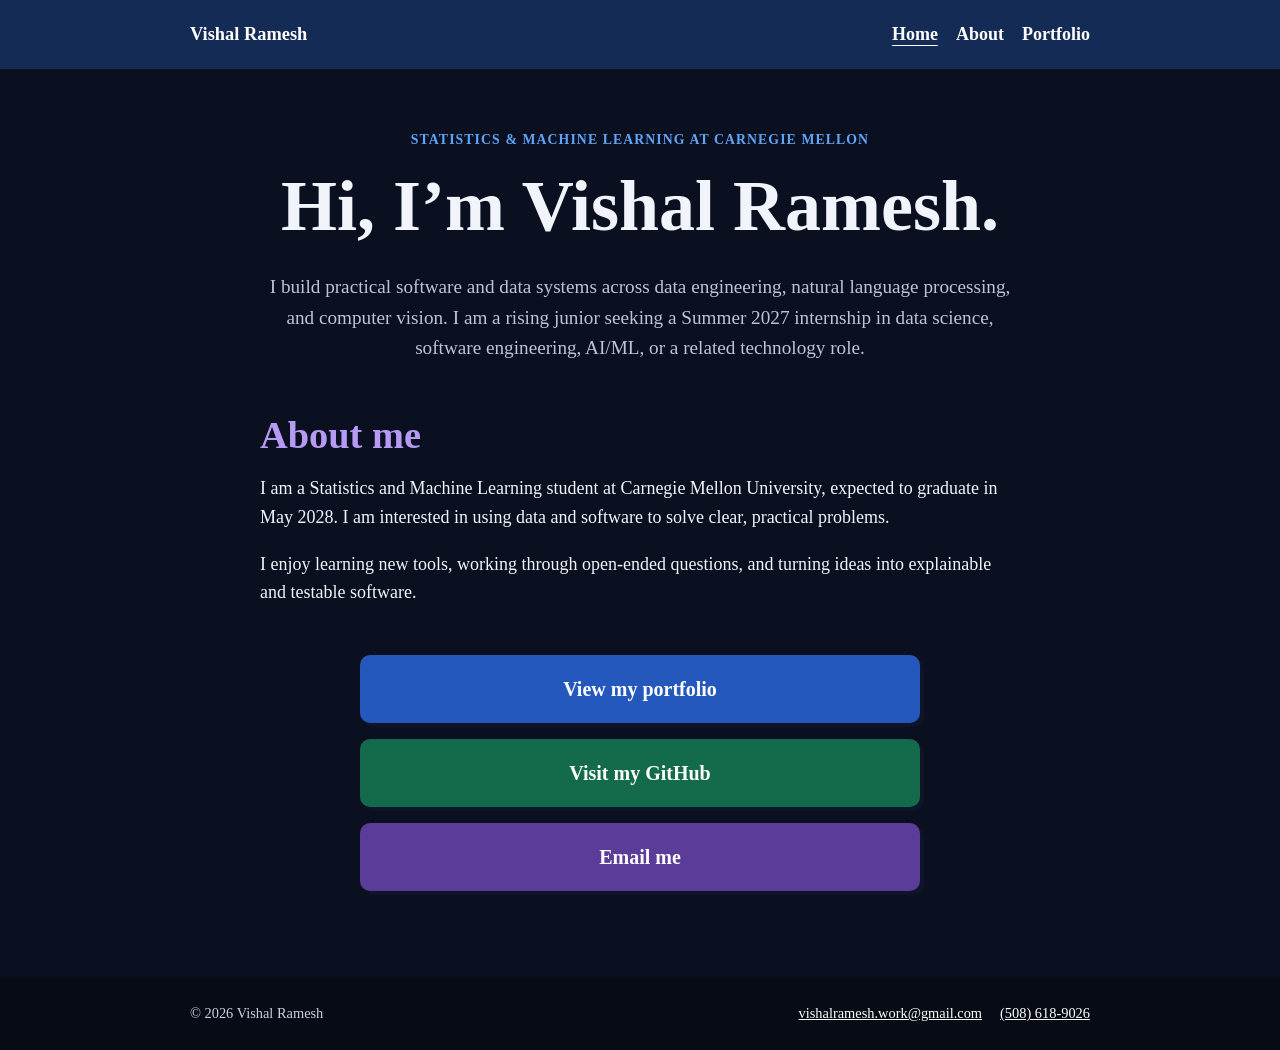
<file: index.html>
<!DOCTYPE html>
<html lang="en">
<head>
  <meta charset="UTF-8">
  <meta name="viewport" content="width=device-width, initial-scale=1.0">
  <meta name="description" content="Portfolio of Vishal Ramesh, a Carnegie Mellon Statistics and Machine Learning student working in data science, software engineering, NLP, and computer vision.">
  <title>Vishal Ramesh | Home</title>
  <link rel="stylesheet" href="styles.css">
</head>
<body>
  <!-- Edit the same navigation links in index.html, about.html, and portfolio.html. -->
  <header class="site-header">
    <nav class="nav container" aria-label="Primary navigation">
      <a class="brand" href="index.html">Vishal Ramesh</a>
      <ul class="nav-links">
        <li><a class="active" aria-current="page" href="index.html">Home</a></li>
        <li><a href="about.html">About</a></li>
        <li><a href="portfolio.html">Portfolio</a></li>
      </ul>
    </nav>
  </header>

  <!-- The Home page is intentionally one simple content column. -->
  <main class="simple-home container">
    <p class="eyebrow">Statistics &amp; Machine Learning at Carnegie Mellon</p>
    <h1>Hi, I&rsquo;m Vishal Ramesh.</h1>
    <p class="lead">I build practical software and data systems across data engineering, natural language processing, and computer vision. I am a rising junior seeking a Summer 2027 internship in data science, software engineering, AI/ML, or a related technology role.</p>

    <!-- Keep this About section to one or two short paragraphs. -->
    <div class="home-about">
      <h2>About me</h2>
      <p>I am a Statistics and Machine Learning student at Carnegie Mellon University, expected to graduate in May 2028. I am interested in using data and software to solve clear, practical problems.</p>
      <p>I enjoy learning new tools, working through open-ended questions, and turning ideas into explainable and testable software.</p>
    </div>

    <!-- These large links follow the simple style of the NFL quarterbacks page. -->
    <nav class="home-links" aria-label="Portfolio and contact links">
      <a class="home-link home-link-blue" href="portfolio.html">View my portfolio</a>
      <a class="home-link home-link-green" href="https://github.com/vishalr302" target="_blank" rel="noreferrer">Visit my GitHub</a>
      <a class="home-link home-link-purple" href="mailto:vishalramesh.work@gmail.com">Email me</a>
    </nav>
  </main>

  <footer class="site-footer">
    <div class="container footer-inner">
      <p>&copy; 2026 Vishal Ramesh</p>
      <ul class="inline-links">
        <li><a href="mailto:vishalramesh.work@gmail.com">vishalramesh.work@gmail.com</a></li>
        <li><a href="tel:+15086189026">(508) 618-9026</a></li>
      </ul>
    </div>
  </footer>
</body>
</html>
</file>
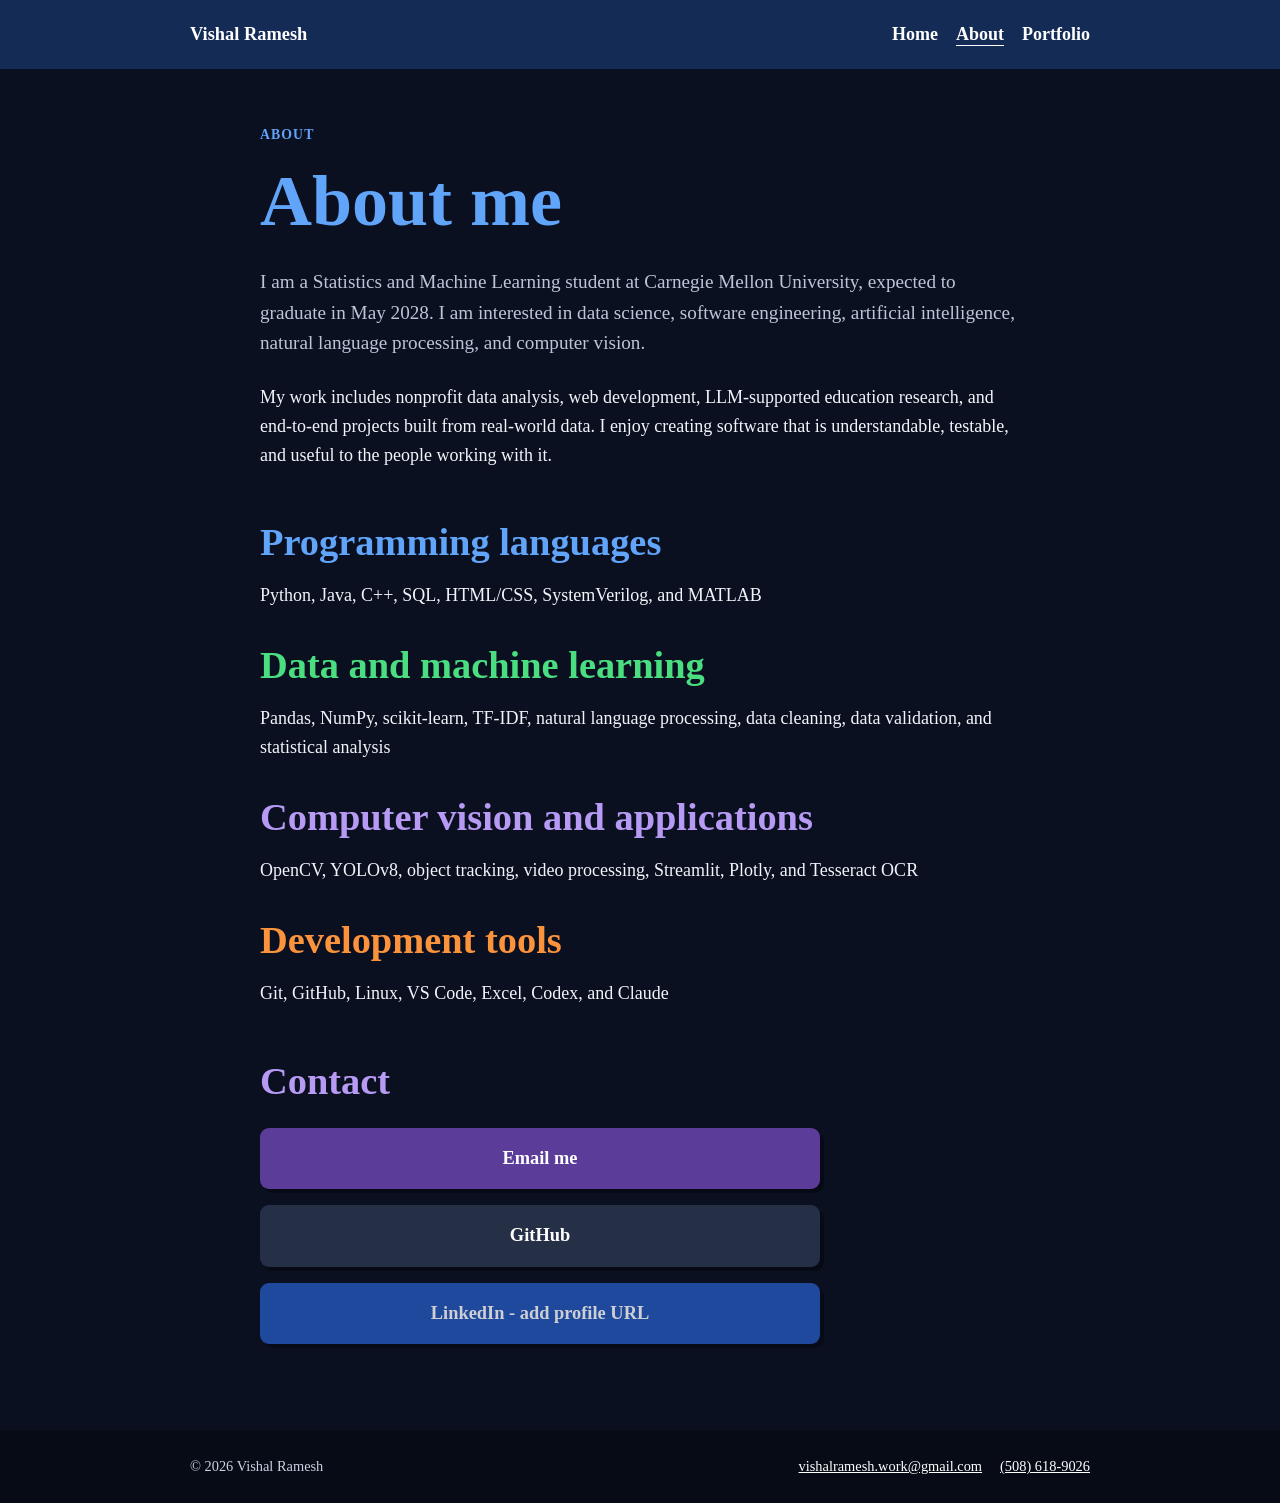
<file: about.html>
<!DOCTYPE html>
<html lang="en">
<head>
  <meta charset="UTF-8">
  <meta name="viewport" content="width=device-width, initial-scale=1.0">
  <meta name="description" content="About Vishal Ramesh, including skills, technologies, and contact information.">
  <title>Vishal Ramesh | About</title>
  <link rel="stylesheet" href="styles.css">
</head>
<body>
  <!-- Edit the same navigation links in index.html, about.html, and portfolio.html. -->
  <header class="site-header">
    <nav class="nav container" aria-label="Primary navigation">
      <a class="brand" href="index.html">Vishal Ramesh</a>
      <ul class="nav-links">
        <li><a href="index.html">Home</a></li>
        <li><a class="active" aria-current="page" href="about.html">About</a></li>
        <li><a href="portfolio.html">Portfolio</a></li>
      </ul>
    </nav>
  </header>

  <main class="about-page container">
    <p class="eyebrow">About</p>
    <h1>About me</h1>
    <p class="lead">I am a Statistics and Machine Learning student at Carnegie Mellon University, expected to graduate in May 2028. I am interested in data science, software engineering, artificial intelligence, natural language processing, and computer vision.</p>
    <p>My work includes nonprofit data analysis, web development, LLM-supported education research, and end-to-end projects built from real-world data. I enjoy creating software that is understandable, testable, and useful to the people working with it.</p>

    <!-- Add, change, or delete an entire skill group below. -->
    <div class="skills-list">
      <div class="skill-group skill-blue">
        <h2>Programming languages</h2>
        <p>Python, Java, C++, SQL, HTML/CSS, SystemVerilog, and MATLAB</p>
      </div>

      <div class="skill-group skill-green">
        <h2>Data and machine learning</h2>
        <p>Pandas, NumPy, scikit-learn, TF-IDF, natural language processing, data cleaning, data validation, and statistical analysis</p>
      </div>

      <div class="skill-group skill-purple">
        <h2>Computer vision and applications</h2>
        <p>OpenCV, YOLOv8, object tracking, video processing, Streamlit, Plotly, and Tesseract OCR</p>
      </div>

      <div class="skill-group skill-orange">
        <h2>Development tools</h2>
        <p>Git, GitHub, Linux, VS Code, Excel, Codex, and Claude</p>
      </div>
    </div>

    <h2 class="contact-heading">Contact</h2>
    <nav class="about-links" aria-label="Contact and profile links">
      <a class="about-link contact-email" href="mailto:vishalramesh.work@gmail.com">Email me</a>
      <a class="about-link contact-github" href="https://github.com/vishalr302" target="_blank" rel="noreferrer">GitHub</a>

      <!--
        LINKEDIN: Replace the span below with this link after adding your URL:
        <a class="about-link contact-linkedin" href="YOUR-LINKEDIN-URL" target="_blank" rel="noreferrer">LinkedIn</a>
      -->
      <span class="about-link contact-linkedin linkedin-placeholder">LinkedIn - add profile URL</span>
    </nav>
  </main>

  <footer class="site-footer">
    <div class="container footer-inner">
      <p>&copy; 2026 Vishal Ramesh</p>
      <ul class="inline-links">
        <li><a href="mailto:vishalramesh.work@gmail.com">vishalramesh.work@gmail.com</a></li>
        <li><a href="tel:+15086189026">(508) 618-9026</a></li>
      </ul>
    </div>
  </footer>
</body>
</html>
</file>
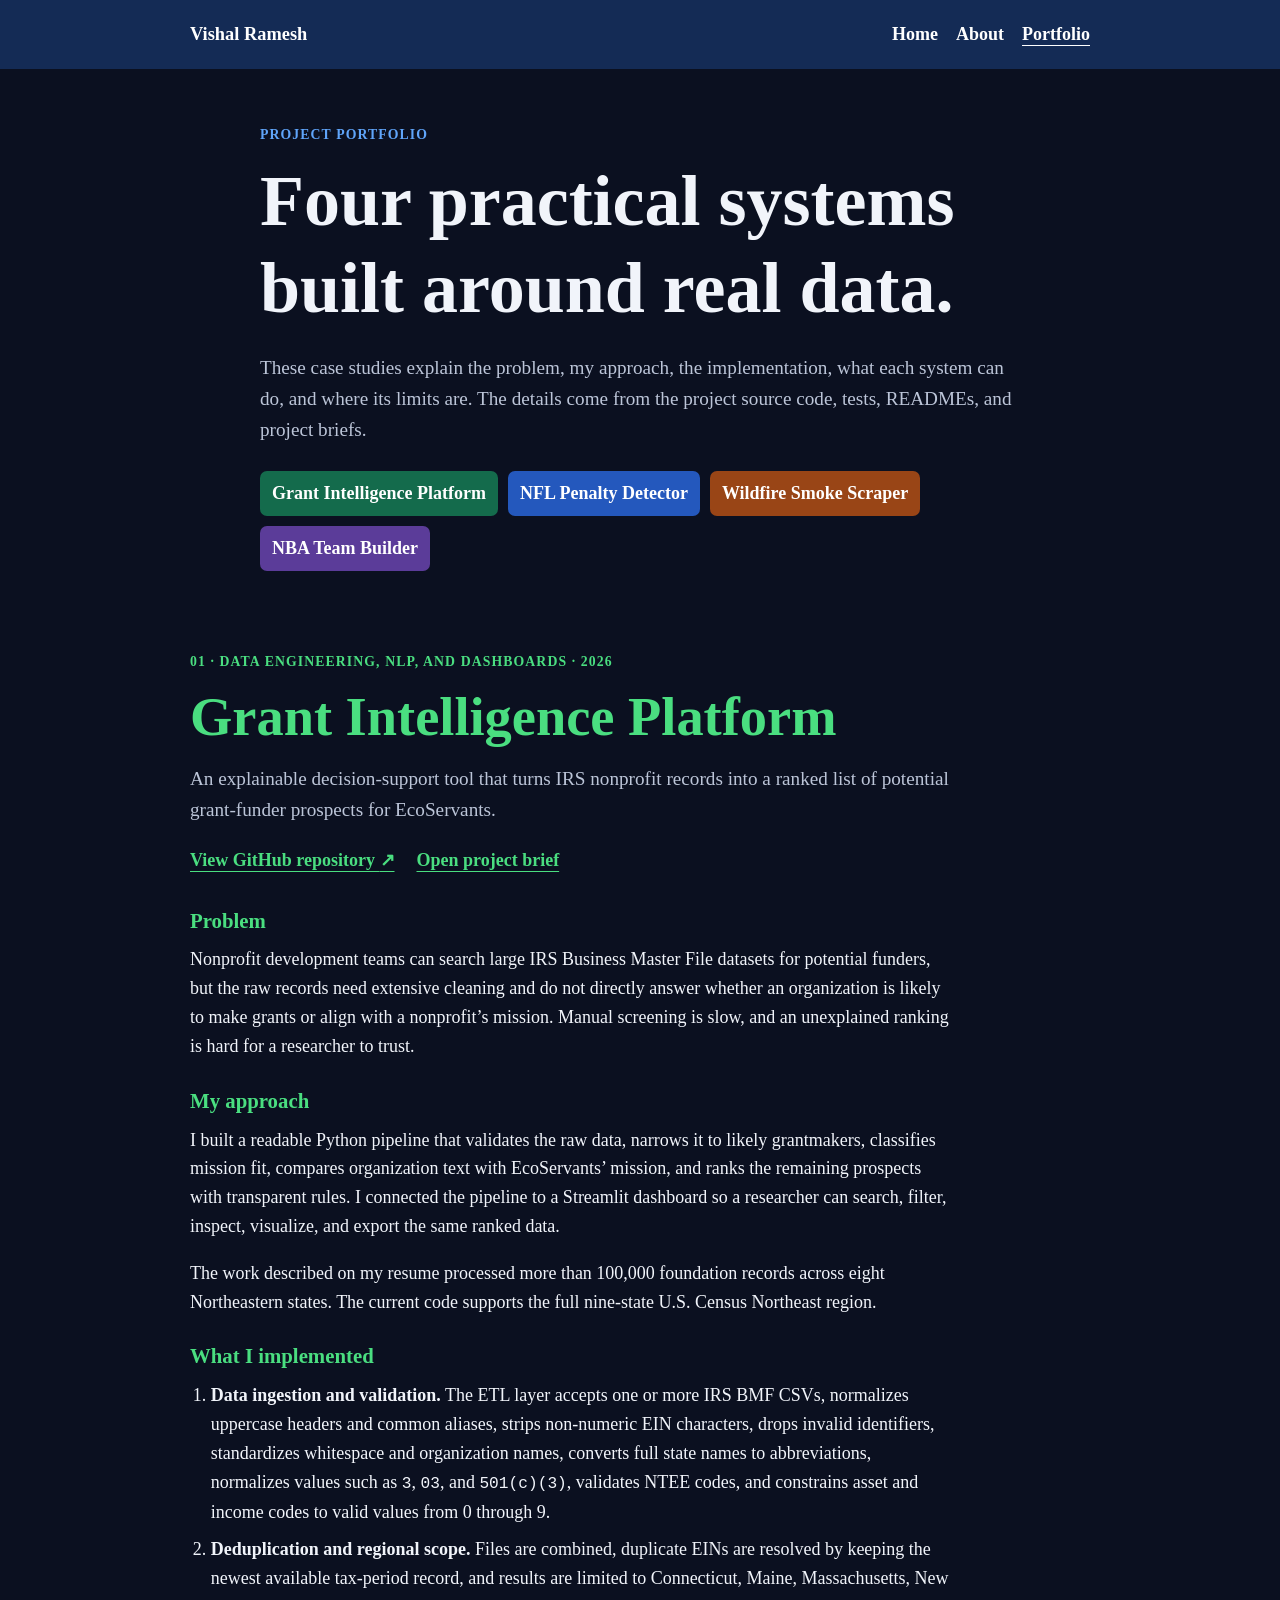
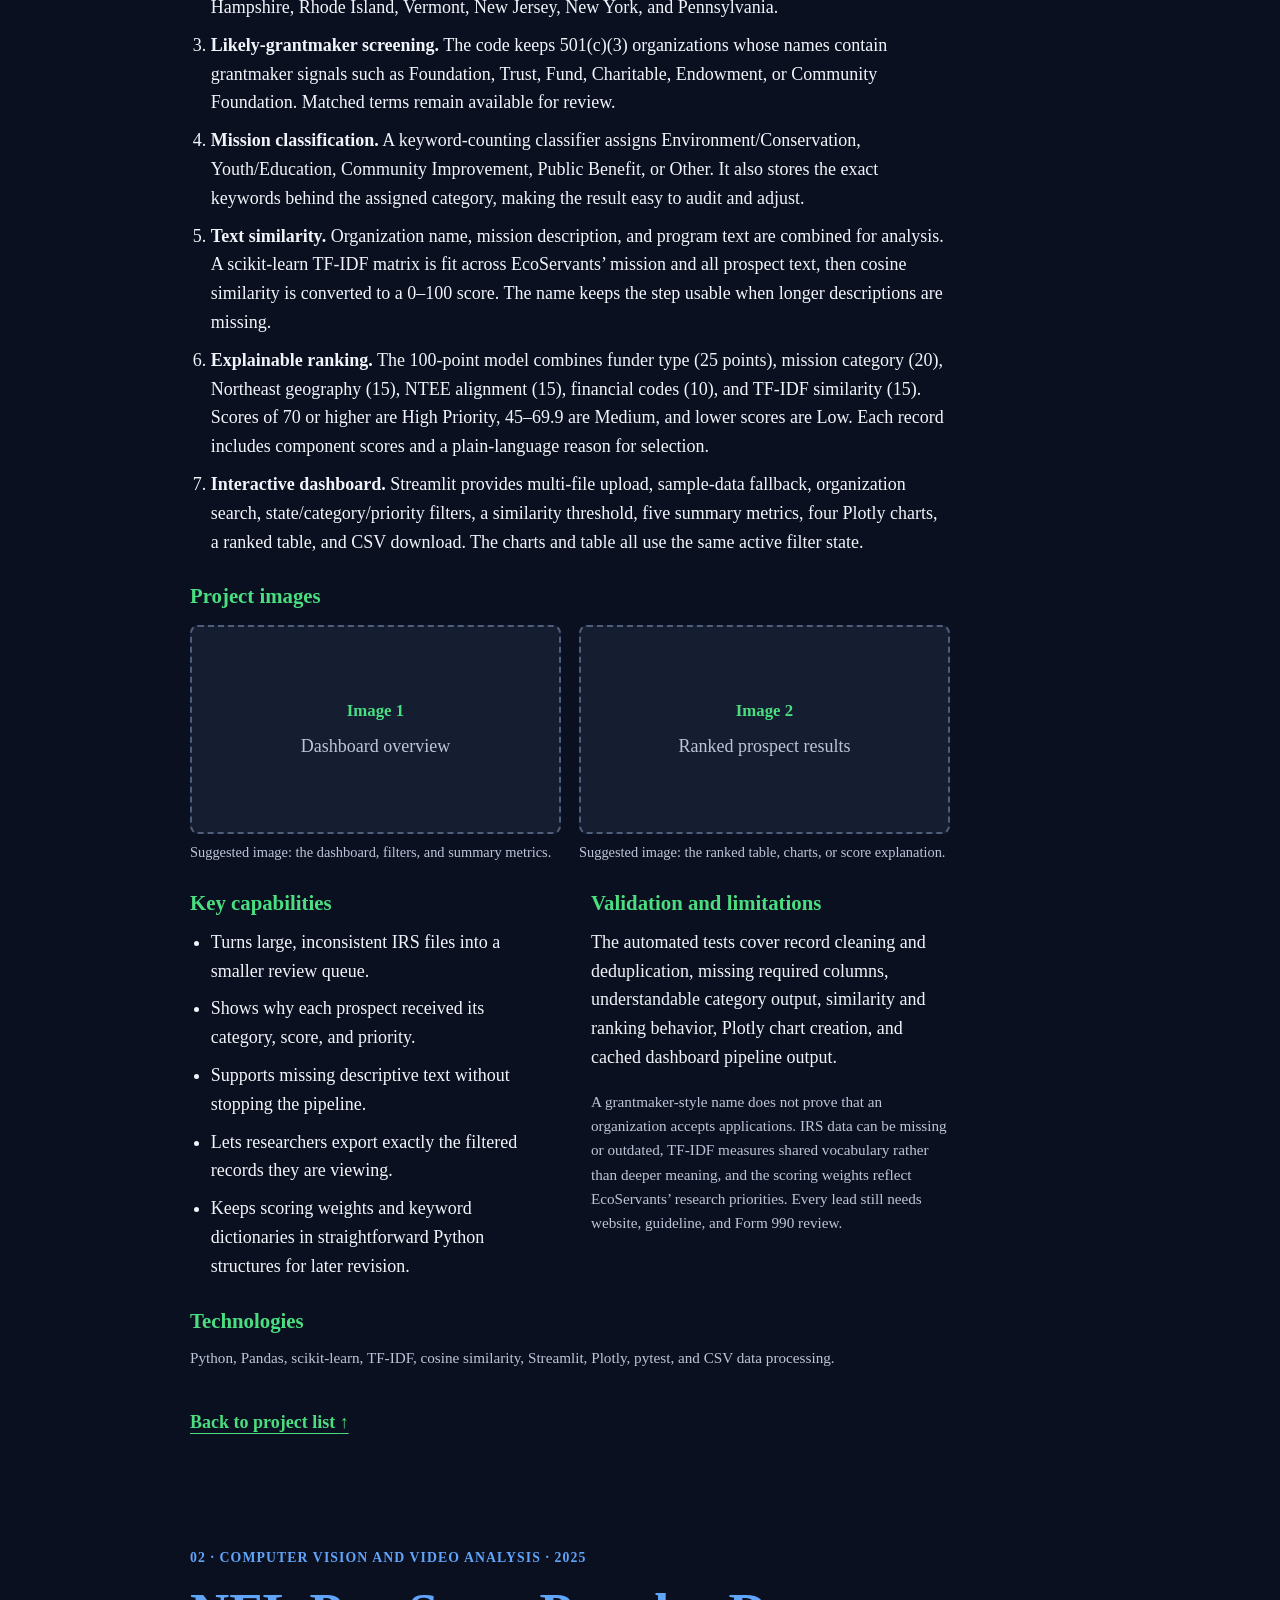
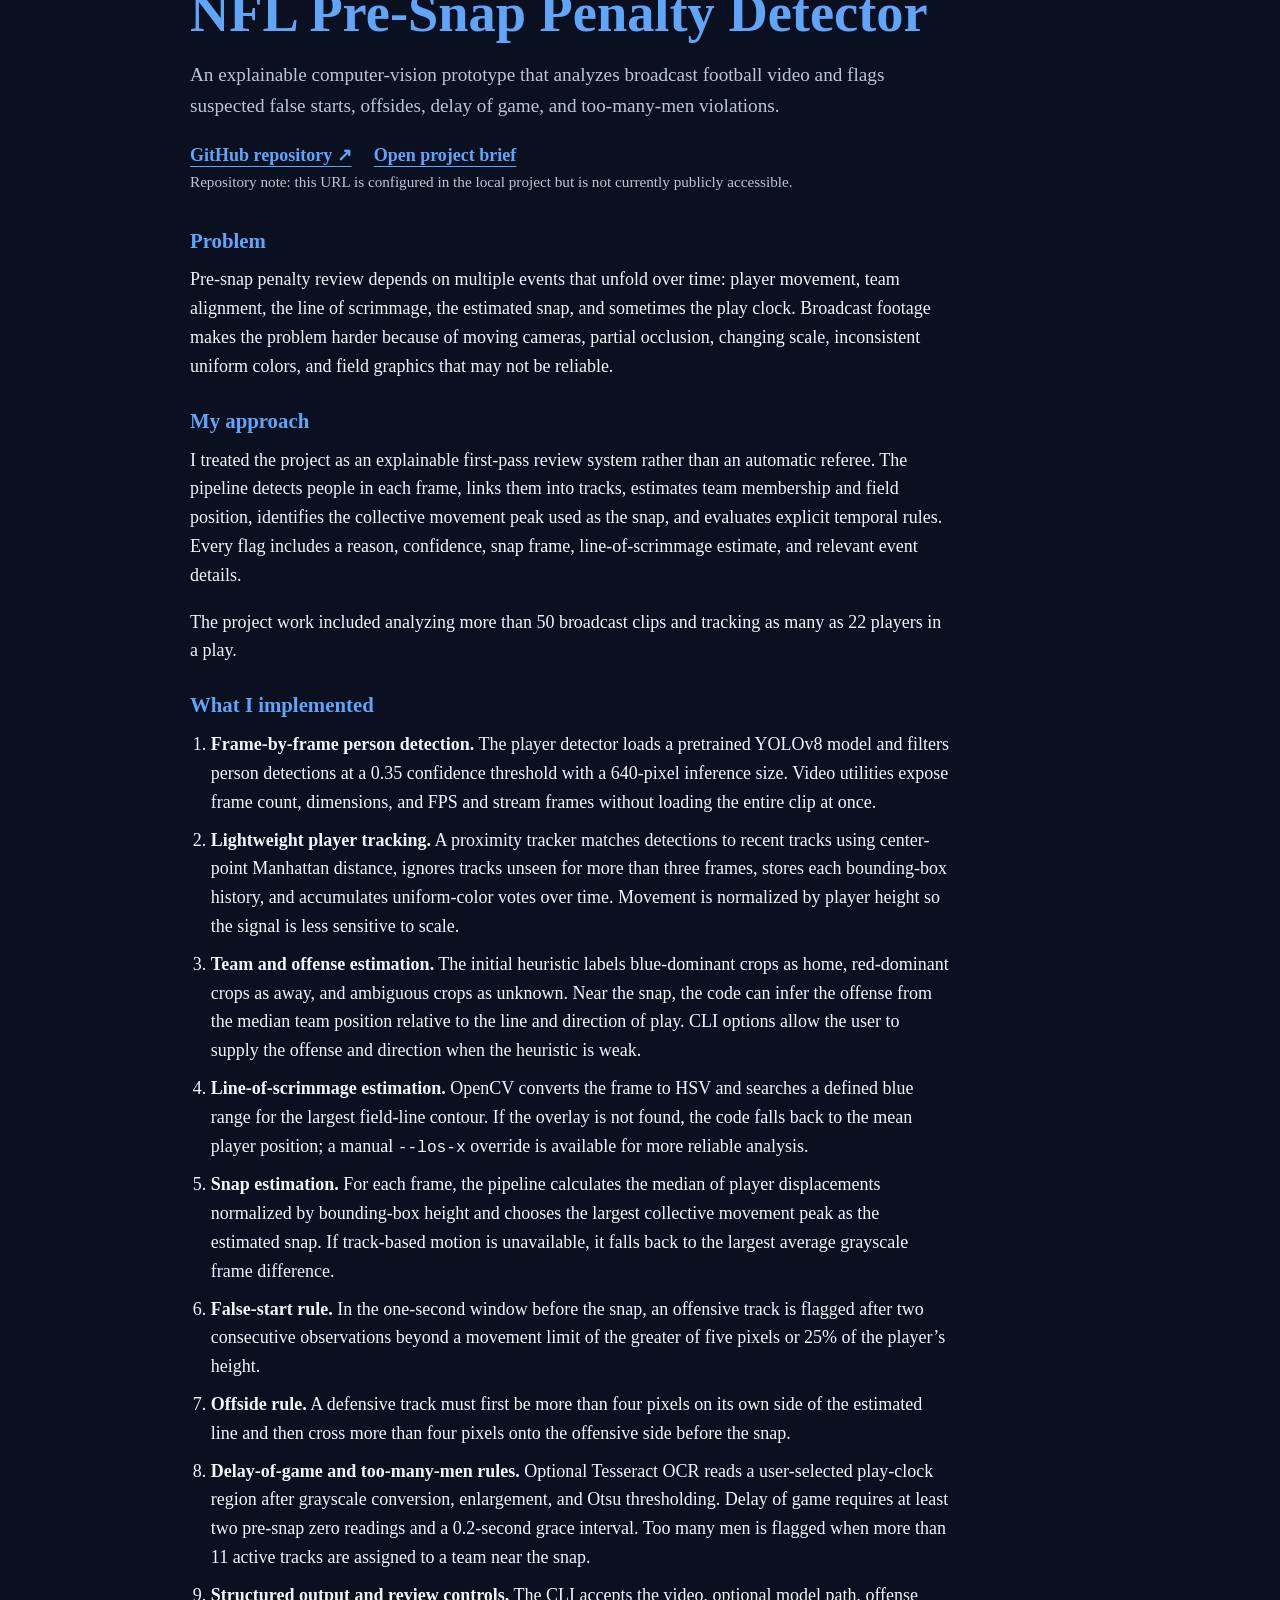
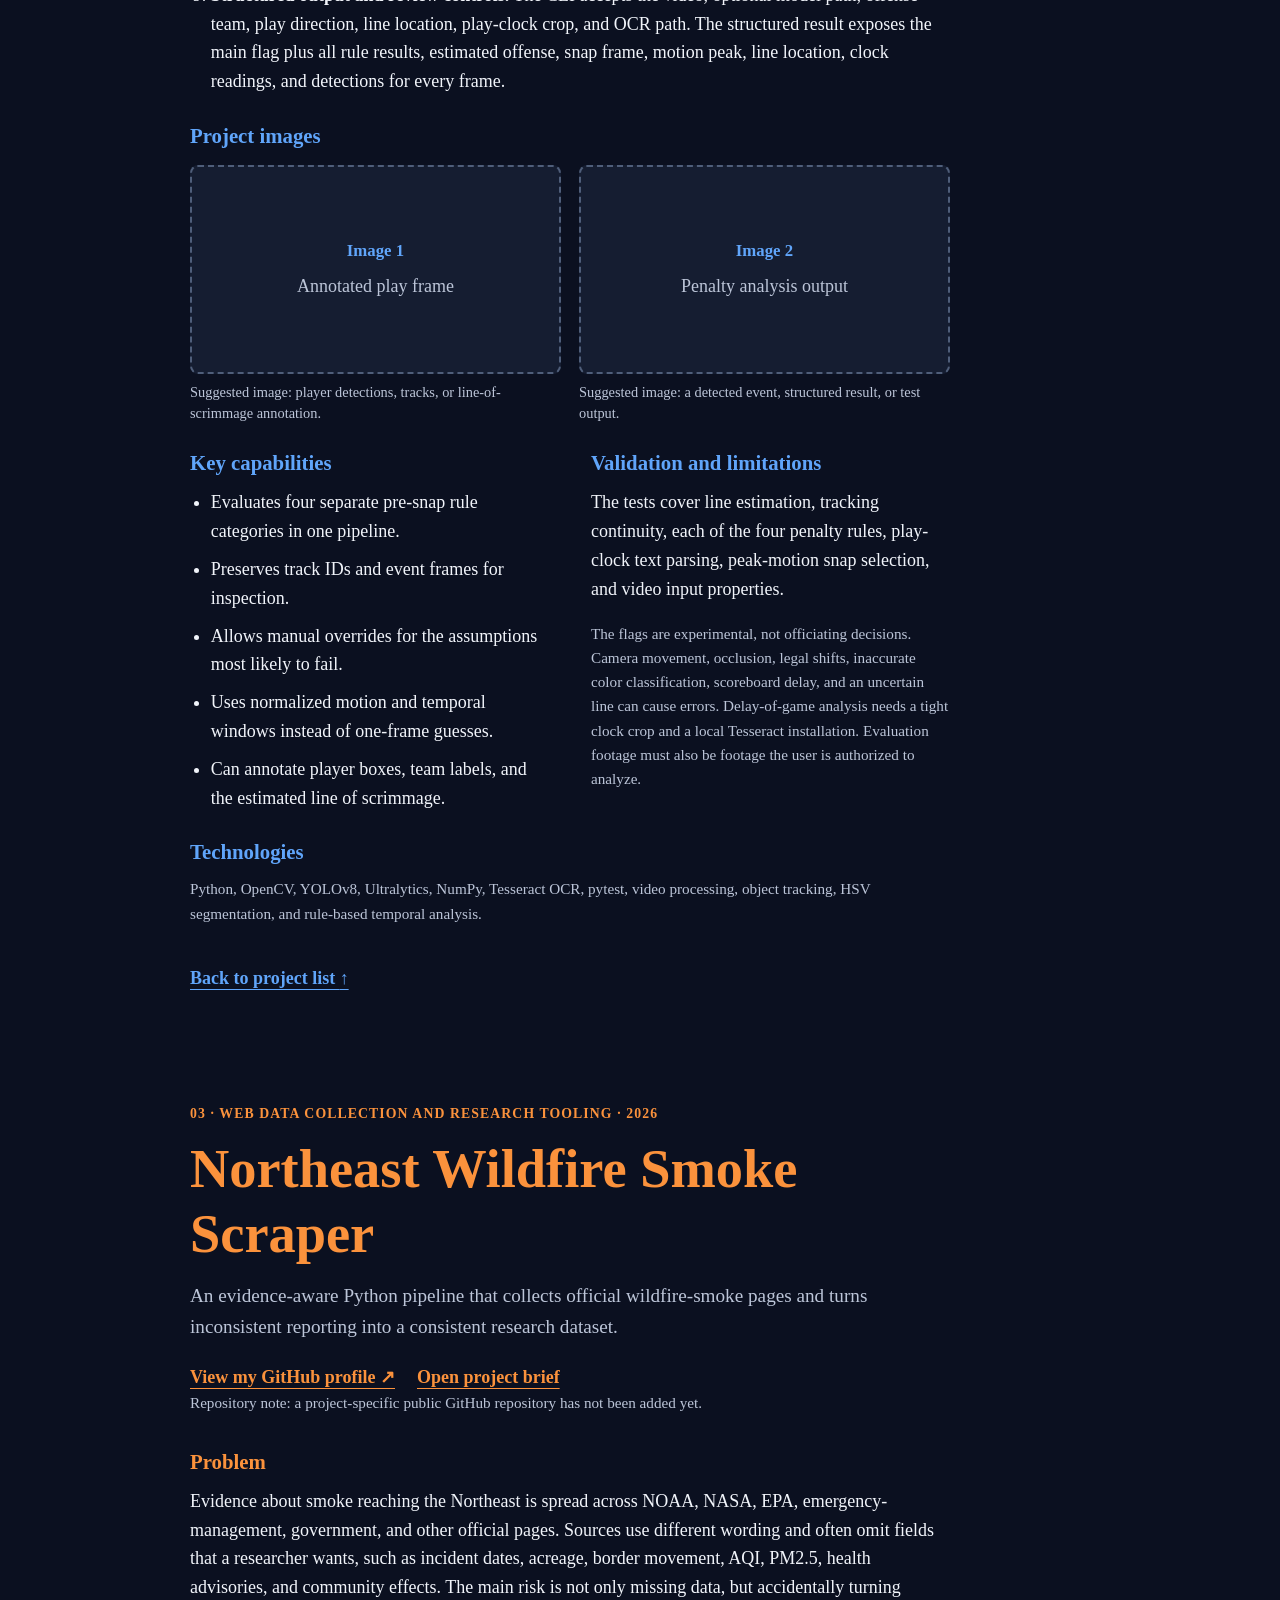
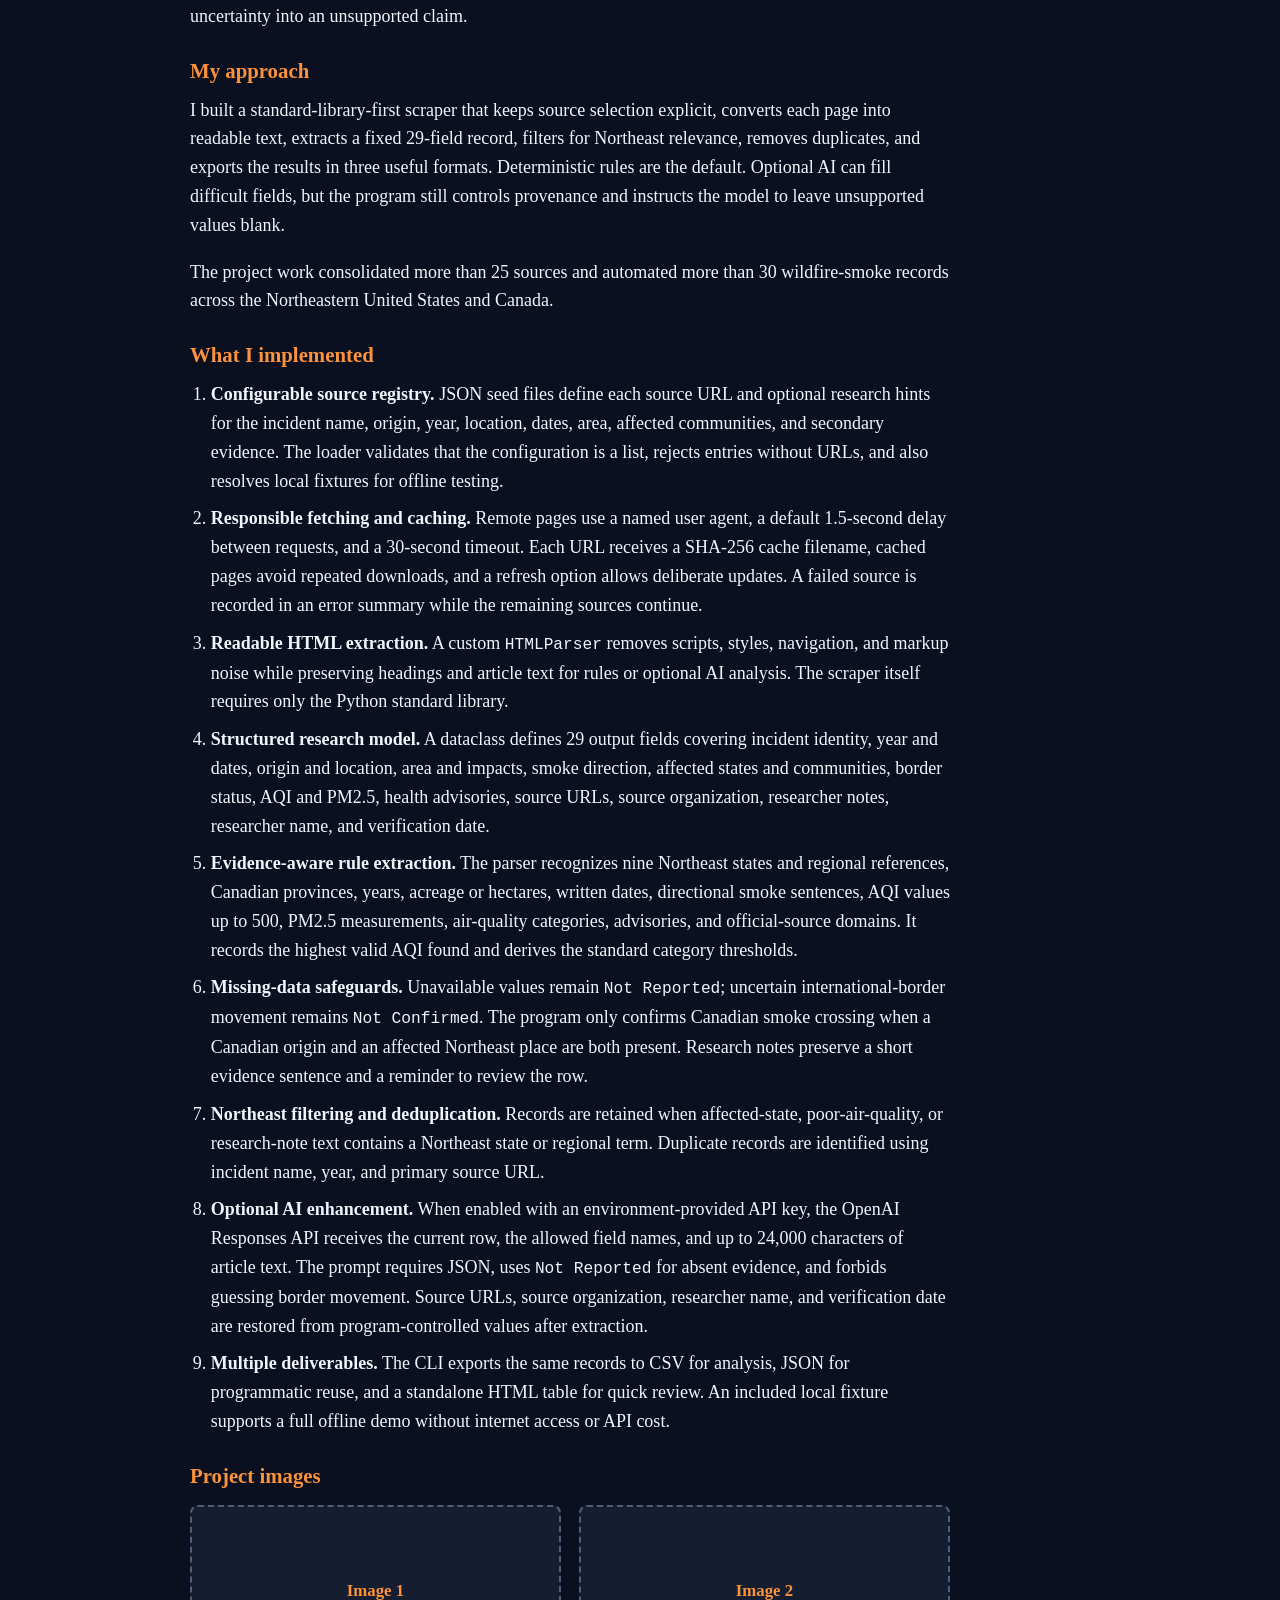
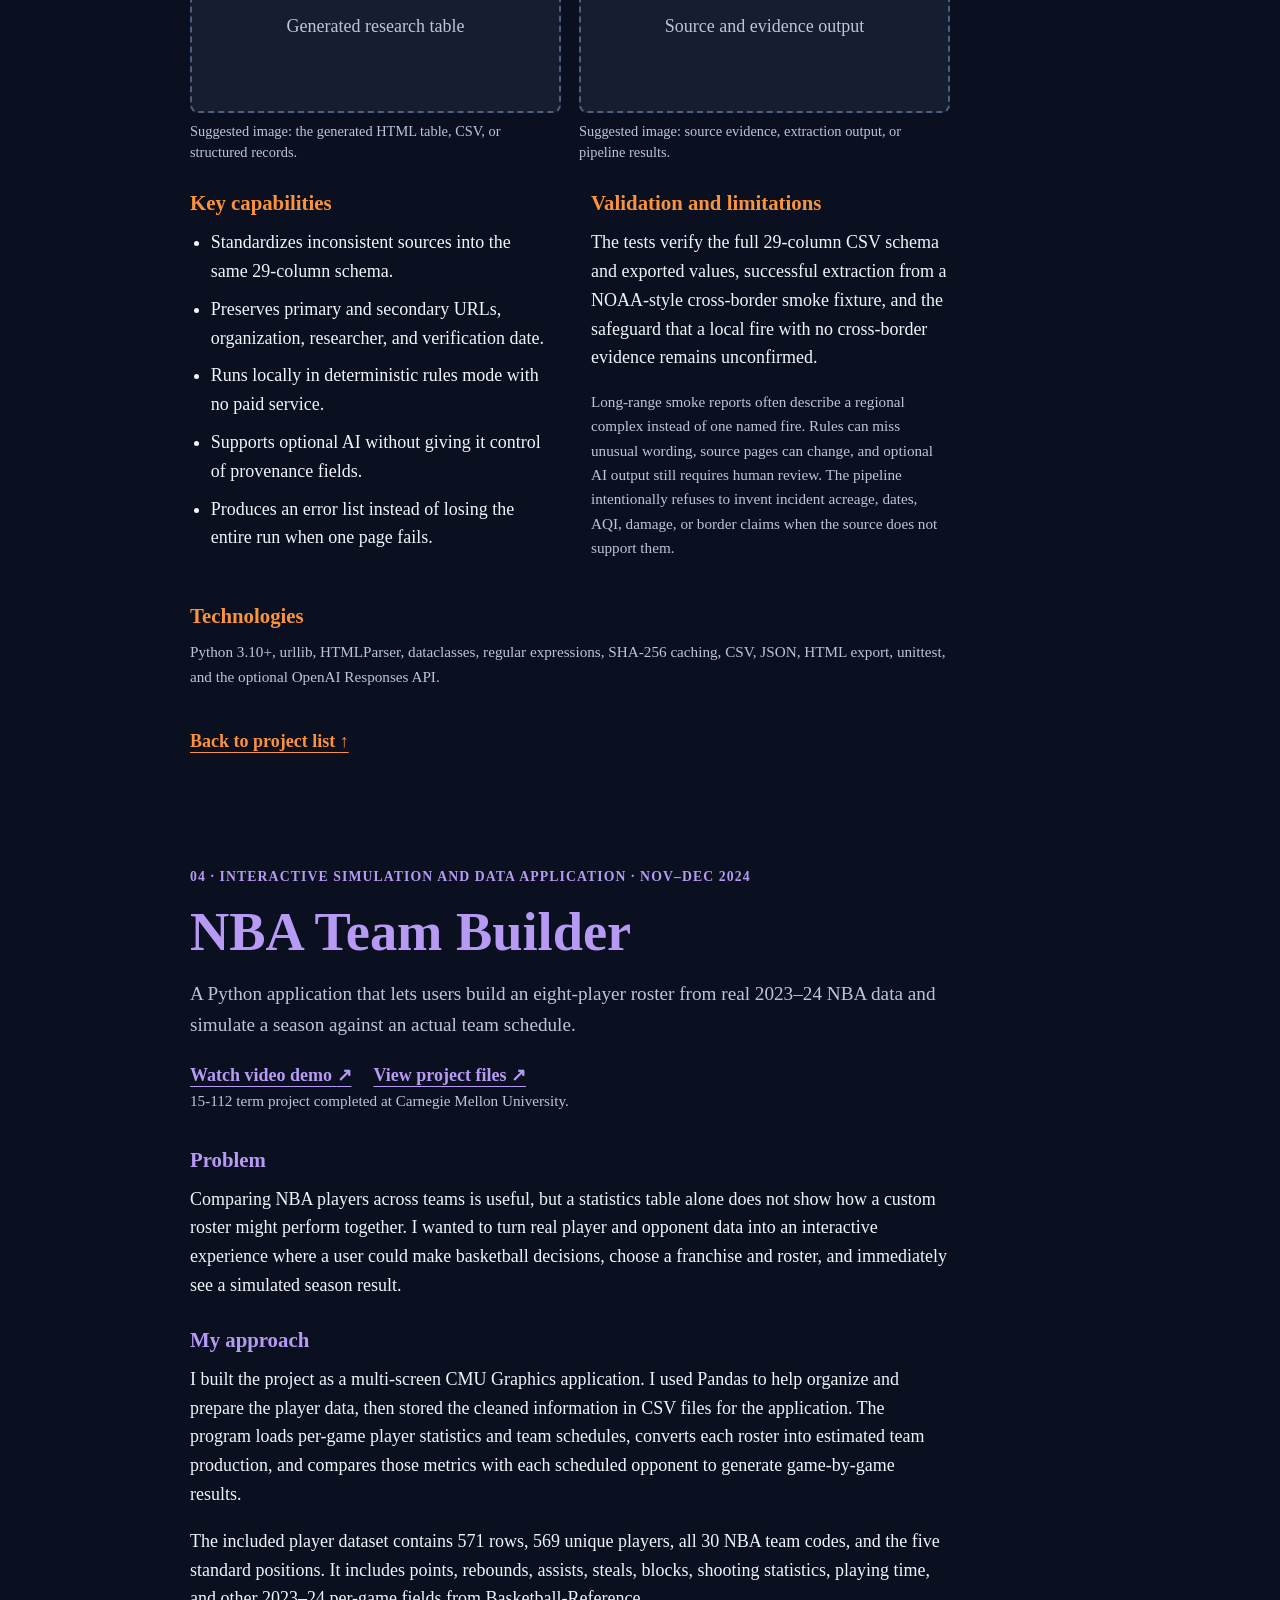
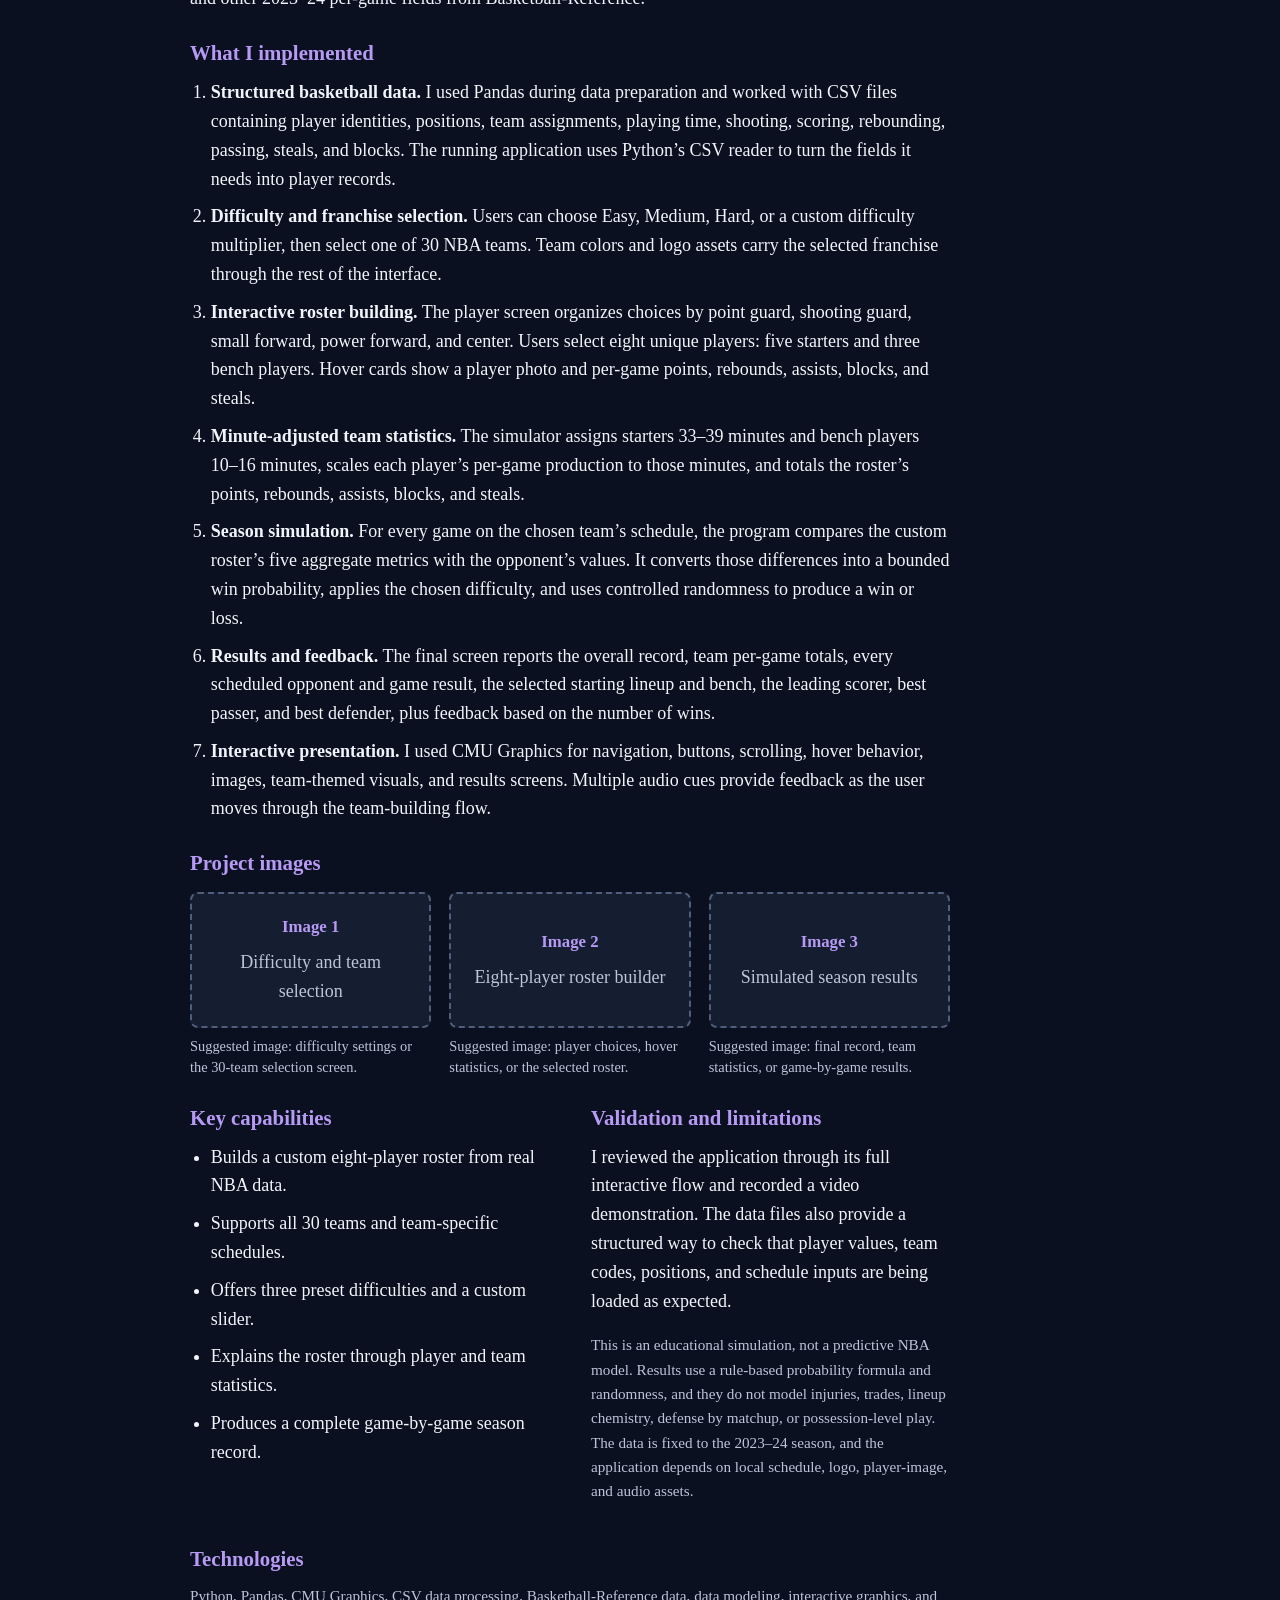
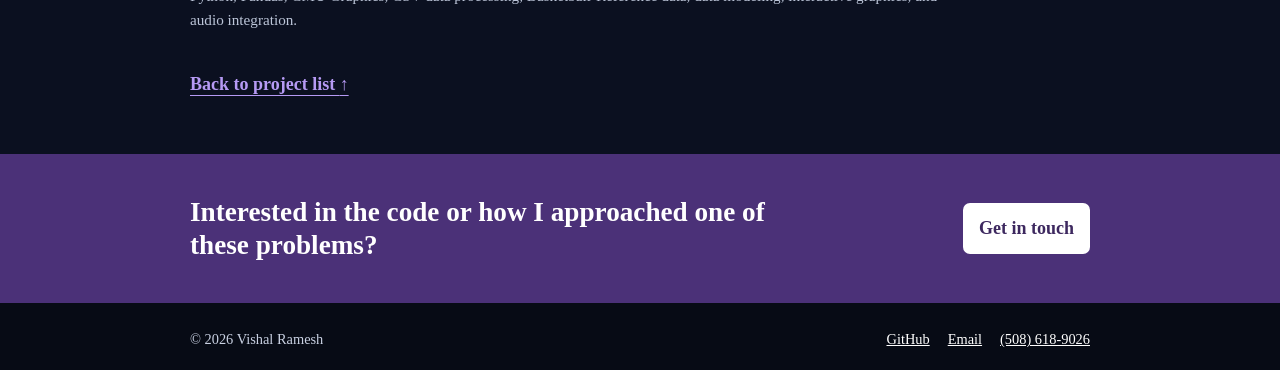
<file: portfolio.html>
<!DOCTYPE html>
<html lang="en">
<head>
  <meta charset="UTF-8">
  <meta name="viewport" content="width=device-width, initial-scale=1.0">
  <meta name="description" content="Project case studies by Vishal Ramesh covering data engineering, NLP, computer vision, web data collection, and interactive simulation.">
  <title>Vishal Ramesh | Portfolio</title>
  <link rel="stylesheet" href="styles.css">
</head>
<body>
  <!-- SITE NAVIGATION: edit the same links in index.html, about.html, and portfolio.html. -->
  <header class="site-header">
    <nav class="nav container" aria-label="Primary navigation">
      <a class="brand" href="index.html">Vishal Ramesh</a>
      <ul class="nav-links">
        <li><a href="index.html">Home</a></li>
        <li><a href="about.html">About</a></li>
        <li><a class="active" aria-current="page" href="portfolio.html">Portfolio</a></li>
      </ul>
    </nav>
  </header>

  <main>
    <!-- PAGE INTRO: keep this broad; the detailed text belongs in each project below. -->
    <section class="intro compact container" id="portfolio-top">
      <p class="eyebrow">Project portfolio</p>
      <h1>Four practical systems built around real data.</h1>
      <p class="lead">These case studies explain the problem, my approach, the implementation, what each system can do, and where its limits are. The details come from the project source code, tests, READMEs, and project briefs.</p>
      <nav class="project-index" aria-label="Jump to a project">
        <a href="#grant-intelligence">Grant Intelligence Platform</a>
        <a href="#nfl-detector">NFL Penalty Detector</a>
        <a href="#wildfire-scraper">Wildfire Smoke Scraper</a>
        <a href="#nba-team-builder">NBA Team Builder</a>
      </nav>
    </section>

    <!--
      PROJECT 1 START
      To remove this project, delete everything from PROJECT 1 START to PROJECT 1 END.
      To add another project, copy this entire <article class="project-case"> block.
    -->
    <article class="project-case" id="grant-intelligence">
      <div class="container">
        <header class="project-header">
          <p class="eyebrow"><span class="project-title-number">01</span> &middot; Data engineering, NLP, and dashboards &middot; 2026</p>
          <h2 class="project-title">Grant Intelligence Platform</h2>
          <p class="lead">An explainable decision-support tool that turns IRS nonprofit records into a ranked list of potential grant-funder prospects for EcoServants.</p>
          <div class="project-links">
            <a href="https://github.com/vishalr302/grant-intelligence-platform" target="_blank" rel="noreferrer">View GitHub repository <span aria-hidden="true">&nearr;</span></a>
            <a href="project-briefs/Grant-Intelligence-Platform-One-Pager.pdf" target="_blank">Open project brief</a>
          </div>
        </header>

        <div class="case-content">
          <section>
            <h3>Problem</h3>
            <p>Nonprofit development teams can search large IRS Business Master File datasets for potential funders, but the raw records need extensive cleaning and do not directly answer whether an organization is likely to make grants or align with a nonprofit&rsquo;s mission. Manual screening is slow, and an unexplained ranking is hard for a researcher to trust.</p>
          </section>

          <section>
            <h3>My approach</h3>
            <p>I built a readable Python pipeline that validates the raw data, narrows it to likely grantmakers, classifies mission fit, compares organization text with EcoServants&rsquo; mission, and ranks the remaining prospects with transparent rules. I connected the pipeline to a Streamlit dashboard so a researcher can search, filter, inspect, visualize, and export the same ranked data.</p>
            <p>The work described on my resume processed more than 100,000 foundation records across eight Northeastern states. The current code supports the full nine-state U.S. Census Northeast region.</p>
          </section>

          <section>
            <h3>What I implemented</h3>
            <ol class="implementation-list">
              <li><strong>Data ingestion and validation.</strong> The ETL layer accepts one or more IRS BMF CSVs, normalizes uppercase headers and common aliases, strips non-numeric EIN characters, drops invalid identifiers, standardizes whitespace and organization names, converts full state names to abbreviations, normalizes values such as <code>3</code>, <code>03</code>, and <code>501(c)(3)</code>, validates NTEE codes, and constrains asset and income codes to valid values from 0 through 9.</li>
              <li><strong>Deduplication and regional scope.</strong> Files are combined, duplicate EINs are resolved by keeping the newest available tax-period record, and results are limited to Connecticut, Maine, Massachusetts, New Hampshire, Rhode Island, Vermont, New Jersey, New York, and Pennsylvania.</li>
              <li><strong>Likely-grantmaker screening.</strong> The code keeps 501(c)(3) organizations whose names contain grantmaker signals such as Foundation, Trust, Fund, Charitable, Endowment, or Community Foundation. Matched terms remain available for review.</li>
              <li><strong>Mission classification.</strong> A keyword-counting classifier assigns Environment/Conservation, Youth/Education, Community Improvement, Public Benefit, or Other. It also stores the exact keywords behind the assigned category, making the result easy to audit and adjust.</li>
              <li><strong>Text similarity.</strong> Organization name, mission description, and program text are combined for analysis. A scikit-learn TF-IDF matrix is fit across EcoServants&rsquo; mission and all prospect text, then cosine similarity is converted to a 0&ndash;100 score. The name keeps the step usable when longer descriptions are missing.</li>
              <li><strong>Explainable ranking.</strong> The 100-point model combines funder type (25 points), mission category (20), Northeast geography (15), NTEE alignment (15), financial codes (10), and TF-IDF similarity (15). Scores of 70 or higher are High Priority, 45&ndash;69.9 are Medium, and lower scores are Low. Each record includes component scores and a plain-language reason for selection.</li>
              <li><strong>Interactive dashboard.</strong> Streamlit provides multi-file upload, sample-data fallback, organization search, state/category/priority filters, a similarity threshold, five summary metrics, four Plotly charts, a ranked table, and CSV download. The charts and table all use the same active filter state.</li>
            </ol>
          </section>

          <!-- PROJECT IMAGES: add files to project-images/, then follow each IMAGE SLOT comment. -->
          <section class="project-media">
            <h3>Project images</h3>
            <div class="project-gallery">
              <figure class="project-image-slot">
                <!-- IMAGE SLOT: replace the placeholder div below with:
                <img src="project-images/grant-dashboard.png" alt="Grant Intelligence dashboard overview">
                -->
                <div class="image-placeholder" role="img" aria-label="Placeholder for a Grant Intelligence dashboard image">
                  <strong>Image 1</strong>
                  <span>Dashboard overview</span>
                </div>
                <figcaption>Suggested image: the dashboard, filters, and summary metrics.</figcaption>
              </figure>
              <figure class="project-image-slot">
                <!-- IMAGE SLOT: replace the placeholder div below with:
                <img src="project-images/grant-results.png" alt="Ranked grant prospects and scoring details">
                -->
                <div class="image-placeholder" role="img" aria-label="Placeholder for ranked Grant Intelligence results">
                  <strong>Image 2</strong>
                  <span>Ranked prospect results</span>
                </div>
                <figcaption>Suggested image: the ranked table, charts, or score explanation.</figcaption>
              </figure>
            </div>
          </section>

          <section>
            <div class="case-columns">
              <div>
                <h3>Key capabilities</h3>
                <ul class="detail-list">
                  <li>Turns large, inconsistent IRS files into a smaller review queue.</li>
                  <li>Shows why each prospect received its category, score, and priority.</li>
                  <li>Supports missing descriptive text without stopping the pipeline.</li>
                  <li>Lets researchers export exactly the filtered records they are viewing.</li>
                  <li>Keeps scoring weights and keyword dictionaries in straightforward Python structures for later revision.</li>
                </ul>
              </div>
              <div>
                <h3>Validation and limitations</h3>
                <p>The automated tests cover record cleaning and deduplication, missing required columns, understandable category output, similarity and ranking behavior, Plotly chart creation, and cached dashboard pipeline output.</p>
                <p class="limitation">A grantmaker-style name does not prove that an organization accepts applications. IRS data can be missing or outdated, TF-IDF measures shared vocabulary rather than deeper meaning, and the scoring weights reflect EcoServants&rsquo; research priorities. Every lead still needs website, guideline, and Form 990 review.</p>
              </div>
            </div>
          </section>

          <section>
            <h3>Technologies</h3>
            <p class="stack">Python, Pandas, scikit-learn, TF-IDF, cosine similarity, Streamlit, Plotly, pytest, and CSV data processing.</p>
          </section>
          <a class="back-link" href="#portfolio-top">Back to project list <span aria-hidden="true">&uarr;</span></a>
        </div>
      </div>
    </article>
    <!-- PROJECT 1 END -->

    <!-- PROJECT 2 START: copy, edit, or delete this complete article block. -->
    <article class="project-case" id="nfl-detector">
      <div class="container">
        <header class="project-header">
          <p class="eyebrow"><span class="project-title-number">02</span> &middot; Computer vision and video analysis &middot; 2025</p>
          <h2 class="project-title">NFL Pre-Snap Penalty Detector</h2>
          <p class="lead">An explainable computer-vision prototype that analyzes broadcast football video and flags suspected false starts, offsides, delay of game, and too-many-men violations.</p>
          <div class="project-links">
            <!-- This is the repository configured in the local project. Replace this URL if the repository is renamed. -->
            <a href="https://github.com/vishalr302/NFL-Penalty-Detector-Project" target="_blank" rel="noreferrer">GitHub repository <span aria-hidden="true">&nearr;</span></a>
            <a href="project-briefs/NFL-Pre-Snap-Penalty-Detector-One-Pager.pdf" target="_blank">Open project brief</a>
          </div>
          <p class="small-note">Repository note: this URL is configured in the local project but is not currently publicly accessible.</p>
        </header>

        <div class="case-content">
          <section>
            <h3>Problem</h3>
            <p>Pre-snap penalty review depends on multiple events that unfold over time: player movement, team alignment, the line of scrimmage, the estimated snap, and sometimes the play clock. Broadcast footage makes the problem harder because of moving cameras, partial occlusion, changing scale, inconsistent uniform colors, and field graphics that may not be reliable.</p>
          </section>

          <section>
            <h3>My approach</h3>
            <p>I treated the project as an explainable first-pass review system rather than an automatic referee. The pipeline detects people in each frame, links them into tracks, estimates team membership and field position, identifies the collective movement peak used as the snap, and evaluates explicit temporal rules. Every flag includes a reason, confidence, snap frame, line-of-scrimmage estimate, and relevant event details.</p>
            <p>The project work included analyzing more than 50 broadcast clips and tracking as many as 22 players in a play.</p>
          </section>

          <section>
            <h3>What I implemented</h3>
            <ol class="implementation-list">
              <li><strong>Frame-by-frame person detection.</strong> The player detector loads a pretrained YOLOv8 model and filters person detections at a 0.35 confidence threshold with a 640-pixel inference size. Video utilities expose frame count, dimensions, and FPS and stream frames without loading the entire clip at once.</li>
              <li><strong>Lightweight player tracking.</strong> A proximity tracker matches detections to recent tracks using center-point Manhattan distance, ignores tracks unseen for more than three frames, stores each bounding-box history, and accumulates uniform-color votes over time. Movement is normalized by player height so the signal is less sensitive to scale.</li>
              <li><strong>Team and offense estimation.</strong> The initial heuristic labels blue-dominant crops as home, red-dominant crops as away, and ambiguous crops as unknown. Near the snap, the code can infer the offense from the median team position relative to the line and direction of play. CLI options allow the user to supply the offense and direction when the heuristic is weak.</li>
              <li><strong>Line-of-scrimmage estimation.</strong> OpenCV converts the frame to HSV and searches a defined blue range for the largest field-line contour. If the overlay is not found, the code falls back to the mean player position; a manual <code>--los-x</code> override is available for more reliable analysis.</li>
              <li><strong>Snap estimation.</strong> For each frame, the pipeline calculates the median of player displacements normalized by bounding-box height and chooses the largest collective movement peak as the estimated snap. If track-based motion is unavailable, it falls back to the largest average grayscale frame difference.</li>
              <li><strong>False-start rule.</strong> In the one-second window before the snap, an offensive track is flagged after two consecutive observations beyond a movement limit of the greater of five pixels or 25% of the player&rsquo;s height.</li>
              <li><strong>Offside rule.</strong> A defensive track must first be more than four pixels on its own side of the estimated line and then cross more than four pixels onto the offensive side before the snap.</li>
              <li><strong>Delay-of-game and too-many-men rules.</strong> Optional Tesseract OCR reads a user-selected play-clock region after grayscale conversion, enlargement, and Otsu thresholding. Delay of game requires at least two pre-snap zero readings and a 0.2-second grace interval. Too many men is flagged when more than 11 active tracks are assigned to a team near the snap.</li>
              <li><strong>Structured output and review controls.</strong> The CLI accepts the video, optional model path, offense team, play direction, line location, play-clock crop, and OCR path. The structured result exposes the main flag plus all rule results, estimated offense, snap frame, motion peak, line location, clock readings, and detections for every frame.</li>
            </ol>
          </section>

          <!-- PROJECT IMAGES: add files to project-images/, then follow each IMAGE SLOT comment. -->
          <section class="project-media">
            <h3>Project images</h3>
            <div class="project-gallery">
              <figure class="project-image-slot">
                <!-- IMAGE SLOT: replace the placeholder div below with:
                <img src="project-images/nfl-detection.png" alt="NFL video frame with player detections and line of scrimmage">
                -->
                <div class="image-placeholder" role="img" aria-label="Placeholder for an annotated NFL detection frame">
                  <strong>Image 1</strong>
                  <span>Annotated play frame</span>
                </div>
                <figcaption>Suggested image: player detections, tracks, or line-of-scrimmage annotation.</figcaption>
              </figure>
              <figure class="project-image-slot">
                <!-- IMAGE SLOT: replace the placeholder div below with:
                <img src="project-images/nfl-results.png" alt="NFL penalty detector analysis results">
                -->
                <div class="image-placeholder" role="img" aria-label="Placeholder for NFL penalty analysis results">
                  <strong>Image 2</strong>
                  <span>Penalty analysis output</span>
                </div>
                <figcaption>Suggested image: a detected event, structured result, or test output.</figcaption>
              </figure>
            </div>
          </section>

          <section>
            <div class="case-columns">
              <div>
                <h3>Key capabilities</h3>
                <ul class="detail-list">
                  <li>Evaluates four separate pre-snap rule categories in one pipeline.</li>
                  <li>Preserves track IDs and event frames for inspection.</li>
                  <li>Allows manual overrides for the assumptions most likely to fail.</li>
                  <li>Uses normalized motion and temporal windows instead of one-frame guesses.</li>
                  <li>Can annotate player boxes, team labels, and the estimated line of scrimmage.</li>
                </ul>
              </div>
              <div>
                <h3>Validation and limitations</h3>
                <p>The tests cover line estimation, tracking continuity, each of the four penalty rules, play-clock text parsing, peak-motion snap selection, and video input properties.</p>
                <p class="limitation">The flags are experimental, not officiating decisions. Camera movement, occlusion, legal shifts, inaccurate color classification, scoreboard delay, and an uncertain line can cause errors. Delay-of-game analysis needs a tight clock crop and a local Tesseract installation. Evaluation footage must also be footage the user is authorized to analyze.</p>
              </div>
            </div>
          </section>

          <section>
            <h3>Technologies</h3>
            <p class="stack">Python, OpenCV, YOLOv8, Ultralytics, NumPy, Tesseract OCR, pytest, video processing, object tracking, HSV segmentation, and rule-based temporal analysis.</p>
          </section>
          <a class="back-link" href="#portfolio-top">Back to project list <span aria-hidden="true">&uarr;</span></a>
        </div>
      </div>
    </article>
    <!-- PROJECT 2 END -->

    <!-- PROJECT 3 START: copy, edit, or delete this complete article block. -->
    <article class="project-case" id="wildfire-scraper">
      <div class="container">
        <header class="project-header">
          <p class="eyebrow"><span class="project-title-number">03</span> &middot; Web data collection and research tooling &middot; 2026</p>
          <h2 class="project-title">Northeast Wildfire Smoke Scraper</h2>
          <p class="lead">An evidence-aware Python pipeline that collects official wildfire-smoke pages and turns inconsistent reporting into a consistent research dataset.</p>
          <div class="project-links">
            <!-- Replace the profile link below when this project receives its own public repository. -->
            <a href="https://github.com/vishalr302" target="_blank" rel="noreferrer">View my GitHub profile <span aria-hidden="true">&nearr;</span></a>
            <a href="project-briefs/Wildfire-Smoke-Scraper-One-Pager.pdf" target="_blank">Open project brief</a>
          </div>
          <p class="small-note">Repository note: a project-specific public GitHub repository has not been added yet.</p>
        </header>

        <div class="case-content">
          <section>
            <h3>Problem</h3>
            <p>Evidence about smoke reaching the Northeast is spread across NOAA, NASA, EPA, emergency-management, government, and other official pages. Sources use different wording and often omit fields that a researcher wants, such as incident dates, acreage, border movement, AQI, PM2.5, health advisories, and community effects. The main risk is not only missing data, but accidentally turning uncertainty into an unsupported claim.</p>
          </section>

          <section>
            <h3>My approach</h3>
            <p>I built a standard-library-first scraper that keeps source selection explicit, converts each page into readable text, extracts a fixed 29-field record, filters for Northeast relevance, removes duplicates, and exports the results in three useful formats. Deterministic rules are the default. Optional AI can fill difficult fields, but the program still controls provenance and instructs the model to leave unsupported values blank.</p>
            <p>The project work consolidated more than 25 sources and automated more than 30 wildfire-smoke records across the Northeastern United States and Canada.</p>
          </section>

          <section>
            <h3>What I implemented</h3>
            <ol class="implementation-list">
              <li><strong>Configurable source registry.</strong> JSON seed files define each source URL and optional research hints for the incident name, origin, year, location, dates, area, affected communities, and secondary evidence. The loader validates that the configuration is a list, rejects entries without URLs, and also resolves local fixtures for offline testing.</li>
              <li><strong>Responsible fetching and caching.</strong> Remote pages use a named user agent, a default 1.5-second delay between requests, and a 30-second timeout. Each URL receives a SHA-256 cache filename, cached pages avoid repeated downloads, and a refresh option allows deliberate updates. A failed source is recorded in an error summary while the remaining sources continue.</li>
              <li><strong>Readable HTML extraction.</strong> A custom <code>HTMLParser</code> removes scripts, styles, navigation, and markup noise while preserving headings and article text for rules or optional AI analysis. The scraper itself requires only the Python standard library.</li>
              <li><strong>Structured research model.</strong> A dataclass defines 29 output fields covering incident identity, year and dates, origin and location, area and impacts, smoke direction, affected states and communities, border status, AQI and PM2.5, health advisories, source URLs, source organization, researcher notes, researcher name, and verification date.</li>
              <li><strong>Evidence-aware rule extraction.</strong> The parser recognizes nine Northeast states and regional references, Canadian provinces, years, acreage or hectares, written dates, directional smoke sentences, AQI values up to 500, PM2.5 measurements, air-quality categories, advisories, and official-source domains. It records the highest valid AQI found and derives the standard category thresholds.</li>
              <li><strong>Missing-data safeguards.</strong> Unavailable values remain <code>Not Reported</code>; uncertain international-border movement remains <code>Not Confirmed</code>. The program only confirms Canadian smoke crossing when a Canadian origin and an affected Northeast place are both present. Research notes preserve a short evidence sentence and a reminder to review the row.</li>
              <li><strong>Northeast filtering and deduplication.</strong> Records are retained when affected-state, poor-air-quality, or research-note text contains a Northeast state or regional term. Duplicate records are identified using incident name, year, and primary source URL.</li>
              <li><strong>Optional AI enhancement.</strong> When enabled with an environment-provided API key, the OpenAI Responses API receives the current row, the allowed field names, and up to 24,000 characters of article text. The prompt requires JSON, uses <code>Not Reported</code> for absent evidence, and forbids guessing border movement. Source URLs, source organization, researcher name, and verification date are restored from program-controlled values after extraction.</li>
              <li><strong>Multiple deliverables.</strong> The CLI exports the same records to CSV for analysis, JSON for programmatic reuse, and a standalone HTML table for quick review. An included local fixture supports a full offline demo without internet access or API cost.</li>
            </ol>
          </section>

          <!-- PROJECT IMAGES: add files to project-images/, then follow each IMAGE SLOT comment. -->
          <section class="project-media">
            <h3>Project images</h3>
            <div class="project-gallery">
              <figure class="project-image-slot">
                <!-- IMAGE SLOT: replace the placeholder div below with:
                <img src="project-images/wildfire-table.png" alt="Wildfire smoke records in the generated HTML table">
                -->
                <div class="image-placeholder" role="img" aria-label="Placeholder for the Wildfire Smoke Scraper dataset">
                  <strong>Image 1</strong>
                  <span>Generated research table</span>
                </div>
                <figcaption>Suggested image: the generated HTML table, CSV, or structured records.</figcaption>
              </figure>
              <figure class="project-image-slot">
                <!-- IMAGE SLOT: replace the placeholder div below with:
                <img src="project-images/wildfire-evidence.png" alt="Wildfire source evidence and extracted smoke details">
                -->
                <div class="image-placeholder" role="img" aria-label="Placeholder for wildfire source evidence">
                  <strong>Image 2</strong>
                  <span>Source and evidence output</span>
                </div>
                <figcaption>Suggested image: source evidence, extraction output, or pipeline results.</figcaption>
              </figure>
            </div>
          </section>

          <section>
            <div class="case-columns">
              <div>
                <h3>Key capabilities</h3>
                <ul class="detail-list">
                  <li>Standardizes inconsistent sources into the same 29-column schema.</li>
                  <li>Preserves primary and secondary URLs, organization, researcher, and verification date.</li>
                  <li>Runs locally in deterministic rules mode with no paid service.</li>
                  <li>Supports optional AI without giving it control of provenance fields.</li>
                  <li>Produces an error list instead of losing the entire run when one page fails.</li>
                </ul>
              </div>
              <div>
                <h3>Validation and limitations</h3>
                <p>The tests verify the full 29-column CSV schema and exported values, successful extraction from a NOAA-style cross-border smoke fixture, and the safeguard that a local fire with no cross-border evidence remains unconfirmed.</p>
                <p class="limitation">Long-range smoke reports often describe a regional complex instead of one named fire. Rules can miss unusual wording, source pages can change, and optional AI output still requires human review. The pipeline intentionally refuses to invent incident acreage, dates, AQI, damage, or border claims when the source does not support them.</p>
              </div>
            </div>
          </section>

          <section>
            <h3>Technologies</h3>
            <p class="stack">Python 3.10+, urllib, HTMLParser, dataclasses, regular expressions, SHA-256 caching, CSV, JSON, HTML export, unittest, and the optional OpenAI Responses API.</p>
          </section>
          <a class="back-link" href="#portfolio-top">Back to project list <span aria-hidden="true">&uarr;</span></a>
        </div>
      </div>
    </article>
    <!-- PROJECT 3 END -->

    <!-- PROJECT 4 START: copy, edit, or delete this complete article block. -->
    <article class="project-case" id="nba-team-builder">
      <div class="container">
        <header class="project-header">
          <p class="eyebrow"><span class="project-title-number">04</span> &middot; Interactive simulation and data application &middot; Nov&ndash;Dec 2024</p>
          <h2 class="project-title">NBA Team Builder</h2>
          <p class="lead">A Python application that lets users build an eight-player roster from real 2023&ndash;24 NBA data and simulate a season against an actual team schedule.</p>
          <div class="project-links">
            <a href="https://youtu.be/UJOr6nm6jaA" target="_blank" rel="noreferrer">Watch video demo <span aria-hidden="true">&nearr;</span></a>
            <a href="https://drive.google.com/drive/folders/1CcS94qqJC2vU0yQvXv21-XZ-fWyJkY0E" target="_blank" rel="noreferrer">View project files <span aria-hidden="true">&nearr;</span></a>
          </div>
          <p class="small-note">15-112 term project completed at Carnegie Mellon University.</p>
        </header>

        <div class="case-content">
          <section>
            <h3>Problem</h3>
            <p>Comparing NBA players across teams is useful, but a statistics table alone does not show how a custom roster might perform together. I wanted to turn real player and opponent data into an interactive experience where a user could make basketball decisions, choose a franchise and roster, and immediately see a simulated season result.</p>
          </section>

          <section>
            <h3>My approach</h3>
            <p>I built the project as a multi-screen CMU Graphics application. I used Pandas to help organize and prepare the player data, then stored the cleaned information in CSV files for the application. The program loads per-game player statistics and team schedules, converts each roster into estimated team production, and compares those metrics with each scheduled opponent to generate game-by-game results.</p>
            <p>The included player dataset contains 571 rows, 569 unique players, all 30 NBA team codes, and the five standard positions. It includes points, rebounds, assists, steals, blocks, shooting statistics, playing time, and other 2023&ndash;24 per-game fields from Basketball-Reference.</p>
          </section>

          <section>
            <h3>What I implemented</h3>
            <ol class="implementation-list">
              <li><strong>Structured basketball data.</strong> I used Pandas during data preparation and worked with CSV files containing player identities, positions, team assignments, playing time, shooting, scoring, rebounding, passing, steals, and blocks. The running application uses Python&rsquo;s CSV reader to turn the fields it needs into player records.</li>
              <li><strong>Difficulty and franchise selection.</strong> Users can choose Easy, Medium, Hard, or a custom difficulty multiplier, then select one of 30 NBA teams. Team colors and logo assets carry the selected franchise through the rest of the interface.</li>
              <li><strong>Interactive roster building.</strong> The player screen organizes choices by point guard, shooting guard, small forward, power forward, and center. Users select eight unique players: five starters and three bench players. Hover cards show a player photo and per-game points, rebounds, assists, blocks, and steals.</li>
              <li><strong>Minute-adjusted team statistics.</strong> The simulator assigns starters 33&ndash;39 minutes and bench players 10&ndash;16 minutes, scales each player&rsquo;s per-game production to those minutes, and totals the roster&rsquo;s points, rebounds, assists, blocks, and steals.</li>
              <li><strong>Season simulation.</strong> For every game on the chosen team&rsquo;s schedule, the program compares the custom roster&rsquo;s five aggregate metrics with the opponent&rsquo;s values. It converts those differences into a bounded win probability, applies the chosen difficulty, and uses controlled randomness to produce a win or loss.</li>
              <li><strong>Results and feedback.</strong> The final screen reports the overall record, team per-game totals, every scheduled opponent and game result, the selected starting lineup and bench, the leading scorer, best passer, and best defender, plus feedback based on the number of wins.</li>
              <li><strong>Interactive presentation.</strong> I used CMU Graphics for navigation, buttons, scrolling, hover behavior, images, team-themed visuals, and results screens. Multiple audio cues provide feedback as the user moves through the team-building flow.</li>
            </ol>
          </section>

          <!-- PROJECT IMAGES: the NBA gallery intentionally has three slots. -->
          <section class="project-media">
            <h3>Project images</h3>
            <div class="project-gallery project-gallery-three">
              <figure class="project-image-slot">
                <!-- IMAGE SLOT: replace the placeholder div below with:
                <img src="project-images/nba-team-selection.png" alt="NBA Team Builder difficulty or franchise selection screen">
                -->
                <div class="image-placeholder" role="img" aria-label="Placeholder for NBA Team Builder setup screen">
                  <strong>Image 1</strong>
                  <span>Difficulty and team selection</span>
                </div>
                <figcaption>Suggested image: difficulty settings or the 30-team selection screen.</figcaption>
              </figure>
              <figure class="project-image-slot">
                <!-- IMAGE SLOT: replace the placeholder div below with:
                <img src="project-images/nba-roster-builder.png" alt="NBA Team Builder player selection screen and roster">
                -->
                <div class="image-placeholder" role="img" aria-label="Placeholder for NBA Team Builder roster selection">
                  <strong>Image 2</strong>
                  <span>Eight-player roster builder</span>
                </div>
                <figcaption>Suggested image: player choices, hover statistics, or the selected roster.</figcaption>
              </figure>
              <figure class="project-image-slot">
                <!-- IMAGE SLOT: replace the placeholder div below with:
                <img src="project-images/nba-season-results.png" alt="NBA Team Builder simulated season results">
                -->
                <div class="image-placeholder" role="img" aria-label="Placeholder for NBA Team Builder season results">
                  <strong>Image 3</strong>
                  <span>Simulated season results</span>
                </div>
                <figcaption>Suggested image: final record, team statistics, or game-by-game results.</figcaption>
              </figure>
            </div>
          </section>

          <section>
            <div class="case-columns">
              <div>
                <h3>Key capabilities</h3>
                <ul class="detail-list">
                  <li>Builds a custom eight-player roster from real NBA data.</li>
                  <li>Supports all 30 teams and team-specific schedules.</li>
                  <li>Offers three preset difficulties and a custom slider.</li>
                  <li>Explains the roster through player and team statistics.</li>
                  <li>Produces a complete game-by-game season record.</li>
                </ul>
              </div>
              <div>
                <h3>Validation and limitations</h3>
                <p>I reviewed the application through its full interactive flow and recorded a video demonstration. The data files also provide a structured way to check that player values, team codes, positions, and schedule inputs are being loaded as expected.</p>
                <p class="limitation">This is an educational simulation, not a predictive NBA model. Results use a rule-based probability formula and randomness, and they do not model injuries, trades, lineup chemistry, defense by matchup, or possession-level play. The data is fixed to the 2023&ndash;24 season, and the application depends on local schedule, logo, player-image, and audio assets.</p>
              </div>
            </div>
          </section>

          <section>
            <h3>Technologies</h3>
            <p class="stack">Python, Pandas, CMU Graphics, CSV data processing, Basketball-Reference data, data modeling, interactive graphics, and audio integration.</p>
          </section>
          <a class="back-link" href="#portfolio-top">Back to project list <span aria-hidden="true">&uarr;</span></a>
        </div>
      </div>
    </article>
    <!-- PROJECT 4 END -->

    <section class="contact-line">
      <div class="container contact-line-inner">
        <h2>Interested in the code or how I approached one of these problems?</h2>
        <a class="primary-link" href="mailto:vishalramesh.work@gmail.com">Get in touch</a>
      </div>
    </section>
  </main>

  <footer class="site-footer">
    <div class="container footer-inner">
      <p>&copy; 2026 Vishal Ramesh</p>
      <ul class="inline-links">
        <li><a href="https://github.com/vishalr302" target="_blank" rel="noreferrer">GitHub</a></li>
        <li><a href="mailto:vishalramesh.work@gmail.com">Email</a></li>
        <li><a href="tel:+15086189026">(508) 618-9026</a></li>
      </ul>
    </div>
  </footer>
</body>
</html>
</file>
<file: styles.css>
/*
  SIMPLE PORTFOLIO STYLES
  -----------------------
  This desktop-only site uses the browser's default HTML font. The dark theme
  keeps color in the navigation, large links, and project headings.
*/

:root {
  --background: #0b1020;
  --text: #f1f4fa;
  --muted: #bcc5d8;
  --blue: #60a5fa;
  --green: #4ade80;
  --purple: #b69af4;
  --orange: #fb923c;
  --content-width: 900px;
  --reading-width: 760px;
}

* {
  box-sizing: border-box;
}

html {
  color-scheme: dark;
  scroll-behavior: smooth;
}

body {
  margin: 0;
  min-width: 900px;
  background: var(--background);
  color: var(--text);
  font-size: 18px;
  line-height: 1.6;
}

a {
  color: inherit;
}

a:focus-visible {
  outline: 3px solid rgba(96, 165, 250, 0.5);
  outline-offset: 4px;
}

.container {
  width: min(calc(100% - 36px), var(--content-width));
  margin-inline: auto;
}

/* Simple shared navigation */
.site-header {
  padding: 20px 0;
  background: #142b55;
  color: #ffffff;
}

.nav {
  display: flex;
  align-items: center;
  justify-content: space-between;
  gap: 24px;
}

.brand {
  font-size: 1.15rem;
  font-weight: bold;
  text-decoration: none;
}

.nav-links,
.inline-links {
  display: flex;
  flex-wrap: wrap;
  gap: 18px;
  margin: 0;
  padding: 0;
  list-style: none;
}

.nav-links a {
  color: #ffffff;
  font-weight: bold;
  text-underline-offset: 5px;
}

.nav-links a:not(.active) {
  text-decoration: none;
}

/* Simple Home page */
.simple-home {
  max-width: var(--reading-width);
  padding-top: 60px;
  padding-bottom: 70px;
  text-align: center;
}

.eyebrow {
  margin: 0 0 12px;
  color: var(--blue);
  font-size: 0.86rem;
  font-weight: bold;
  letter-spacing: 0.08em;
  text-transform: uppercase;
}

h1,
h2,
h3 {
  line-height: 1.2;
}

h1 {
  margin: 0 0 22px;
  font-size: clamp(2.5rem, 8vw, 4.5rem);
}

h2 {
  margin: 0 0 16px;
  font-size: clamp(1.8rem, 4vw, 2.4rem);
}

h3 {
  margin: 0 0 10px;
  font-size: 1.3rem;
}

p {
  margin-top: 0;
}

.lead {
  margin-bottom: 0;
  color: var(--muted);
  font-size: 1.2rem;
}

.home-about {
  margin: 48px 0;
  text-align: left;
}

.home-about h2 {
  color: var(--purple);
}

.home-links {
  width: min(100%, 560px);
  margin: 40px auto 0;
}

.home-link {
  display: block;
  margin: 16px 0;
  padding: 18px;
  border-radius: 10px;
  color: #ffffff;
  font-size: 1.25rem;
  font-weight: bold;
  text-decoration: none;
  box-shadow: 4px 4px 0 rgba(22, 33, 62, 0.28);
}

.home-link:hover {
  transform: translateY(-1px);
}

.home-link-blue {
  background: #2458bd;
}

.home-link-green {
  background: #146b4c;
}

.home-link-purple {
  background: #5b3c99;
}

/* About page */
.about-page {
  max-width: var(--reading-width);
  padding-top: 55px;
  padding-bottom: 70px;
}

.about-page h1 {
  color: var(--blue);
}

.about-page > .lead {
  margin-bottom: 24px;
}

.skills-list {
  margin: 50px 0;
}

.skill-group {
  margin: 32px 0;
}

.skill-group p {
  margin-bottom: 0;
}

.skill-blue h2 {
  color: var(--blue);
}

.skill-green h2 {
  color: var(--green);
}

.skill-purple h2 {
  color: var(--purple);
}

.skill-orange h2 {
  color: var(--orange);
}

.contact-heading {
  margin-top: 50px;
  color: var(--purple);
}

.about-links {
  width: 560px;
  margin-top: 24px;
}

.about-link {
  display: block;
  margin: 16px 0;
  padding: 16px;
  border-radius: 9px;
  color: #ffffff;
  font-size: 1.15rem;
  font-weight: bold;
  text-align: center;
  text-decoration: none;
  box-shadow: 4px 4px 0 rgba(0, 0, 0, 0.35);
}

.contact-email {
  background: #5b3c99;
}

.contact-github {
  background: #253047;
}

.contact-linkedin {
  background: #2458bd;
}

.linkedin-placeholder {
  opacity: 0.8;
}

/* Portfolio page */
.intro {
  max-width: var(--reading-width);
  padding-top: 55px;
  padding-bottom: 25px;
}

.intro .lead {
  margin-bottom: 24px;
}

.project-index {
  display: flex;
  flex-wrap: wrap;
  gap: 10px;
  margin-top: 26px;
}

.project-index a {
  padding: 8px 12px;
  border-radius: 7px;
  background: #2458bd;
  color: #ffffff;
  font-weight: bold;
  text-decoration: none;
}

.project-index a:first-child {
  background: #146b4c;
}

.project-index a:nth-child(2) {
  background: #2458bd;
}

.project-index a:nth-child(3) {
  background: #994516;
}

.project-index a:nth-child(4) {
  background: #5b3c99;
}

.project-case {
  --project-color: var(--blue);
  padding: 55px 0;
  scroll-margin-top: 20px;
}

#grant-intelligence {
  --project-color: var(--green);
}

#nfl-detector {
  --project-color: var(--blue);
}

#wildfire-scraper {
  --project-color: var(--orange);
}

#nba-team-builder {
  --project-color: var(--purple);
}

.project-header,
.case-content {
  max-width: var(--reading-width);
}

.project-header {
  margin-bottom: 34px;
}

.project-header .eyebrow,
.project-header h2,
.case-content h3,
.project-links a,
.back-link {
  color: var(--project-color);
}

.project-header h2 {
  margin-bottom: 14px;
  font-size: clamp(2.1rem, 6vw, 3.4rem);
}

.project-title-number {
  font-variant-numeric: tabular-nums;
}

.project-links {
  display: flex;
  flex-wrap: wrap;
  gap: 10px 22px;
  margin-top: 20px;
}

.project-links a,
.back-link {
  font-weight: bold;
  text-underline-offset: 5px;
}

.small-note,
.meta,
.stack,
.limitation {
  color: var(--muted);
  font-size: 0.95rem;
}

.case-content section {
  margin: 28px 0;
}

.case-content h3 {
  margin-bottom: 12px;
}

.detail-list,
.implementation-list {
  margin: 0;
  padding-left: 1.3rem;
}

.detail-list li + li,
.implementation-list li + li {
  margin-top: 9px;
}

.project-media {
  margin-top: 30px;
}

.project-gallery {
  display: grid;
  grid-template-columns: repeat(2, minmax(0, 1fr));
  gap: 18px;
  margin-top: 16px;
}

.project-gallery-three {
  grid-template-columns: repeat(3, minmax(0, 1fr));
}

.project-image-slot {
  margin: 0;
}

.project-image-slot img,
.image-placeholder {
  display: block;
  width: 100%;
  aspect-ratio: 16 / 9;
  border-radius: 8px;
}

.project-image-slot img {
  object-fit: cover;
  background: #151d31;
}

.image-placeholder {
  box-sizing: border-box;
  display: flex;
  flex-direction: column;
  align-items: center;
  justify-content: center;
  gap: 7px;
  padding: 18px;
  border: 2px dashed #4f5e7a;
  background: #151d31;
  color: var(--muted);
  text-align: center;
}

.image-placeholder strong {
  color: var(--project-color);
  font-size: 1.05rem;
}

.project-image-slot figcaption {
  margin-top: 8px;
  color: var(--muted);
  font-size: 0.9rem;
  line-height: 1.45;
}

.case-columns {
  display: grid;
  grid-template-columns: 1fr 1fr;
  gap: 42px;
}

.back-link {
  display: inline-block;
  margin-top: 10px;
}

code {
  font-size: 0.9em;
}

/* Contact and footer */
.contact-line {
  padding: 42px 0;
  background: #4b3178;
  color: #ffffff;
}

.contact-line-inner {
  display: flex;
  align-items: center;
  justify-content: space-between;
  gap: 25px;
}

.contact-line h2 {
  max-width: 620px;
  margin: 0;
  font-size: 1.7rem;
}

.primary-link {
  display: inline-block;
  padding: 11px 16px;
  border-radius: 7px;
  background: #ffffff;
  color: #3d285f;
  font-weight: bold;
  text-decoration: none;
}

.site-footer {
  padding: 25px 0;
  background: #070b15;
  color: #c9d1e2;
  font-size: 0.9rem;
}

.footer-inner {
  display: flex;
  flex-wrap: wrap;
  align-items: center;
  justify-content: space-between;
  gap: 14px 22px;
}

.footer-inner p {
  margin: 0;
}

.inline-links a {
  color: #ffffff;
}

@media (prefers-reduced-motion: reduce) {
  html {
    scroll-behavior: auto;
  }
}
</file>
